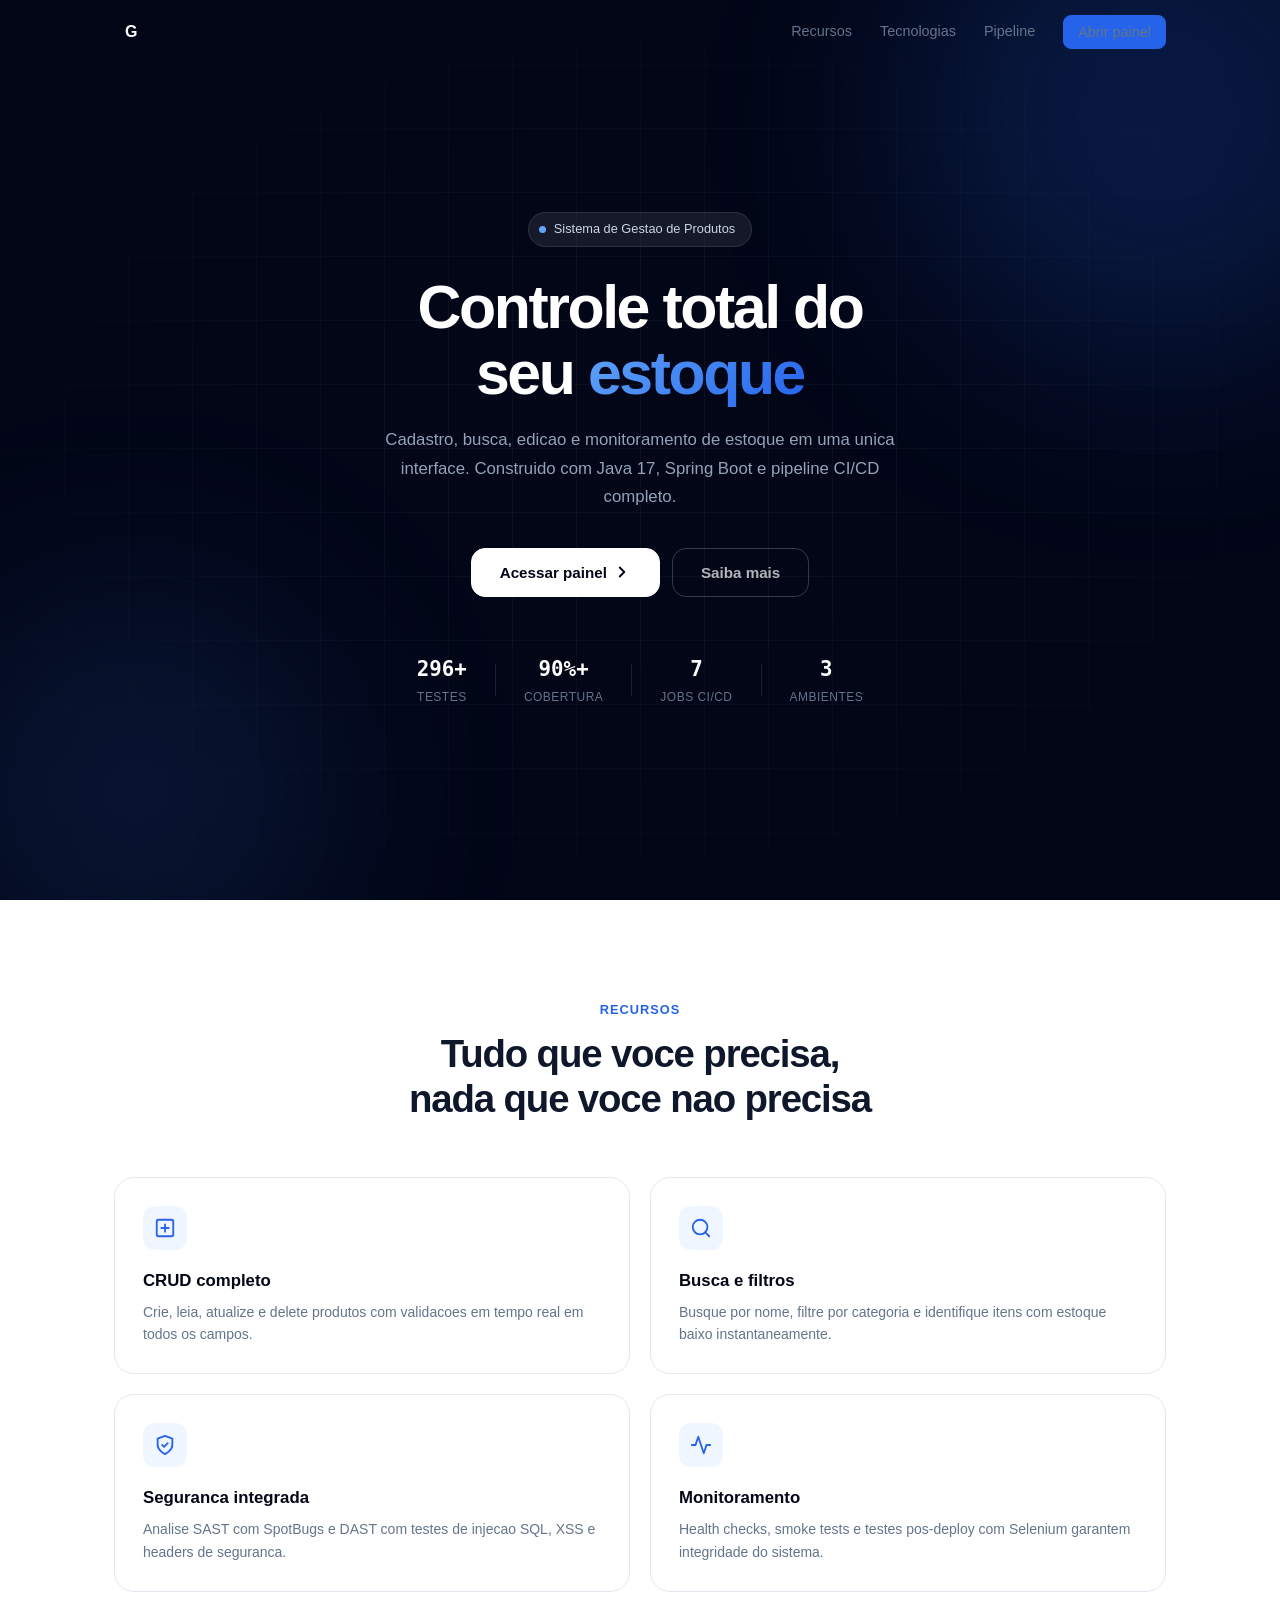
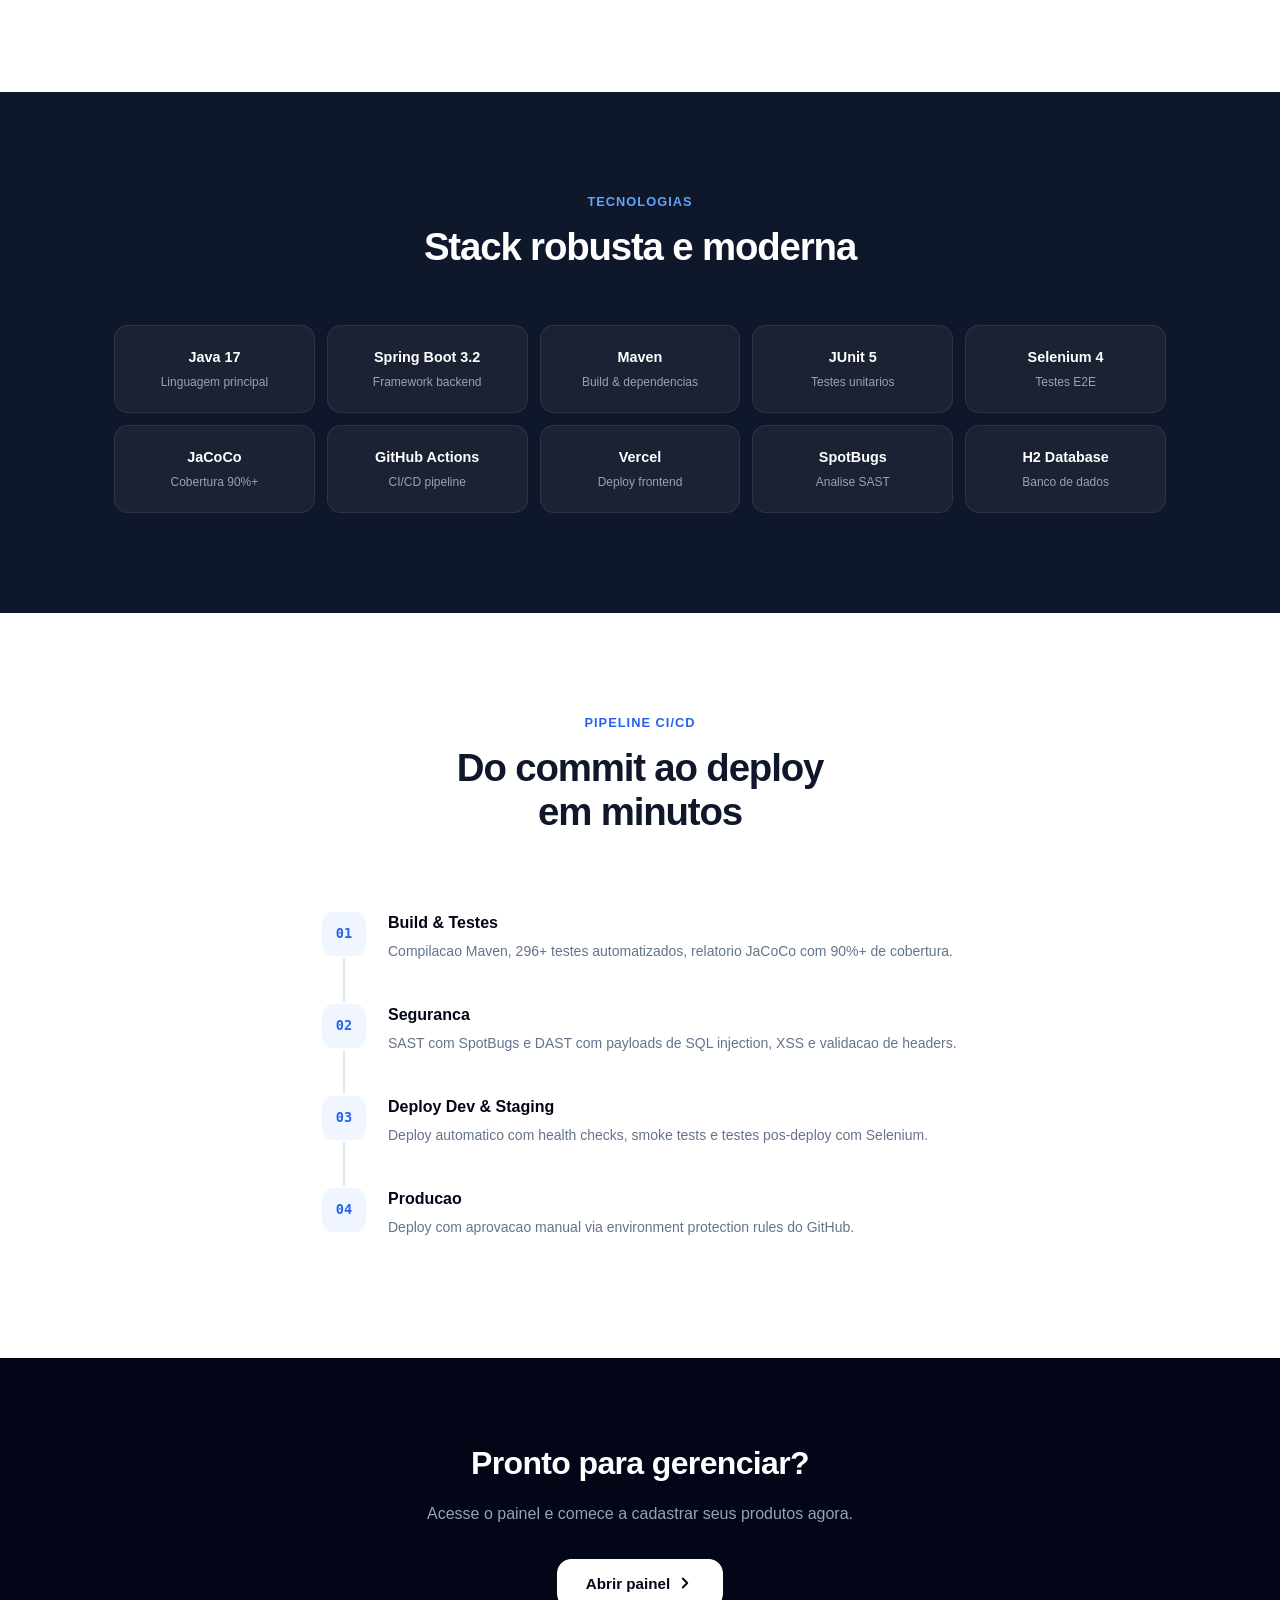
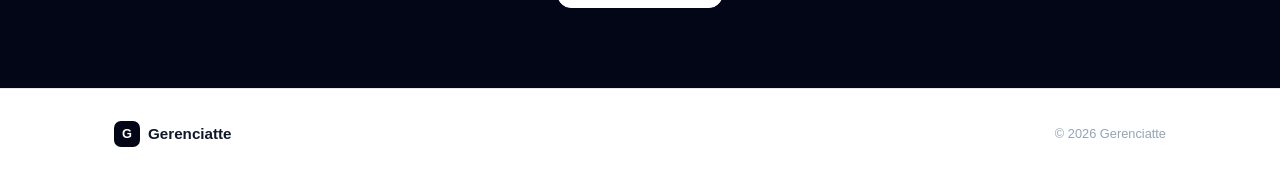
<file: src/main/resources/static/index.html>
<!DOCTYPE html>
<html lang="pt-BR">
<head>
    <meta charset="UTF-8">
    <meta name="viewport" content="width=device-width, initial-scale=1.0">
    <title>Gerenciatte</title>
    <link rel="stylesheet" href="styles.css">
</head>
<body>
    <nav class="navbar">
        <div class="nav-container">
            <a href="index.html" class="nav-logo">
                <div class="logo-mark">G</div>
                <span>Gerenciatte</span>
            </a>
            <div class="nav-links" id="navLinks">
                <a href="#features">Recursos</a>
                <a href="#stack">Tecnologias</a>
                <a href="#pipeline">Pipeline</a>
                <a href="app.html" class="btn btn-primary btn-sm">Abrir painel</a>
            </div>
            <button class="nav-toggle" id="navToggle" aria-label="Menu">
                <span></span><span></span><span></span>
            </button>
        </div>
    </nav>

    <!-- Hero -->
    <section class="hero">
        <div class="hero-glow hero-glow-1"></div>
        <div class="hero-glow hero-glow-2"></div>
        <div class="hero-grid-bg"></div>
        <div class="hero-inner">
            <div class="hero-pill">
                <span class="pill-dot"></span>
                Sistema de Gestao de Produtos
            </div>
            <h1>Controle total do<br>seu <span class="gradient-text">estoque</span></h1>
            <p class="hero-sub">
                Cadastro, busca, edicao e monitoramento de estoque em uma unica interface.
                Construido com Java 17, Spring Boot e pipeline CI/CD completo.
            </p>
            <div class="hero-cta">
                <a href="app.html" class="btn btn-white btn-lg">
                    Acessar painel
                    <svg width="18" height="18" fill="none" stroke="currentColor" stroke-width="2.5" stroke-linecap="round" stroke-linejoin="round" viewBox="0 0 24 24"><path d="m9 18 6-6-6-6"/></svg>
                </a>
                <a href="#features" class="btn btn-ghost-light btn-lg">Saiba mais</a>
            </div>
            <div class="hero-metrics">
                <div class="metric">
                    <strong>296+</strong>
                    <span>Testes</span>
                </div>
                <div class="metric-sep"></div>
                <div class="metric">
                    <strong>90%+</strong>
                    <span>Cobertura</span>
                </div>
                <div class="metric-sep"></div>
                <div class="metric">
                    <strong>7</strong>
                    <span>Jobs CI/CD</span>
                </div>
                <div class="metric-sep"></div>
                <div class="metric">
                    <strong>3</strong>
                    <span>Ambientes</span>
                </div>
            </div>
        </div>
    </section>

    <!-- Features -->
    <section class="section" id="features">
        <div class="container">
            <div class="section-label">Recursos</div>
            <h2 class="section-title">Tudo que voce precisa,<br>nada que voce nao precisa</h2>
            <div class="features-grid">
                <div class="feat-card">
                    <div class="feat-icon">
                        <svg width="22" height="22" fill="none" stroke="currentColor" stroke-width="2" stroke-linecap="round" stroke-linejoin="round" viewBox="0 0 24 24"><rect x="3" y="3" width="18" height="18" rx="2"/><path d="M12 8v8"/><path d="M8 12h8"/></svg>
                    </div>
                    <h3>CRUD completo</h3>
                    <p>Crie, leia, atualize e delete produtos com validacoes em tempo real em todos os campos.</p>
                </div>
                <div class="feat-card">
                    <div class="feat-icon">
                        <svg width="22" height="22" fill="none" stroke="currentColor" stroke-width="2" stroke-linecap="round" stroke-linejoin="round" viewBox="0 0 24 24"><circle cx="11" cy="11" r="8"/><path d="m21 21-4.3-4.3"/></svg>
                    </div>
                    <h3>Busca e filtros</h3>
                    <p>Busque por nome, filtre por categoria e identifique itens com estoque baixo instantaneamente.</p>
                </div>
                <div class="feat-card">
                    <div class="feat-icon">
                        <svg width="22" height="22" fill="none" stroke="currentColor" stroke-width="2" stroke-linecap="round" stroke-linejoin="round" viewBox="0 0 24 24"><path d="M12 22s8-4 8-10V5l-8-3-8 3v7c0 6 8 10 8 10"/><path d="m9 12 2 2 4-4"/></svg>
                    </div>
                    <h3>Seguranca integrada</h3>
                    <p>Analise SAST com SpotBugs e DAST com testes de injecao SQL, XSS e headers de seguranca.</p>
                </div>
                <div class="feat-card">
                    <div class="feat-icon">
                        <svg width="22" height="22" fill="none" stroke="currentColor" stroke-width="2" stroke-linecap="round" stroke-linejoin="round" viewBox="0 0 24 24"><path d="M22 12h-4l-3 9L9 3l-3 9H2"/></svg>
                    </div>
                    <h3>Monitoramento</h3>
                    <p>Health checks, smoke tests e testes pos-deploy com Selenium garantem integridade do sistema.</p>
                </div>
            </div>
        </div>
    </section>

    <!-- Tech Stack -->
    <section class="section section-dark" id="stack">
        <div class="container">
            <div class="section-label section-label-light">Tecnologias</div>
            <h2 class="section-title section-title-light">Stack robusta e moderna</h2>
            <div class="stack-grid">
                <div class="stack-item">
                    <div class="stack-name">Java 17</div>
                    <div class="stack-desc">Linguagem principal</div>
                </div>
                <div class="stack-item">
                    <div class="stack-name">Spring Boot 3.2</div>
                    <div class="stack-desc">Framework backend</div>
                </div>
                <div class="stack-item">
                    <div class="stack-name">Maven</div>
                    <div class="stack-desc">Build & dependencias</div>
                </div>
                <div class="stack-item">
                    <div class="stack-name">JUnit 5</div>
                    <div class="stack-desc">Testes unitarios</div>
                </div>
                <div class="stack-item">
                    <div class="stack-name">Selenium 4</div>
                    <div class="stack-desc">Testes E2E</div>
                </div>
                <div class="stack-item">
                    <div class="stack-name">JaCoCo</div>
                    <div class="stack-desc">Cobertura 90%+</div>
                </div>
                <div class="stack-item">
                    <div class="stack-name">GitHub Actions</div>
                    <div class="stack-desc">CI/CD pipeline</div>
                </div>
                <div class="stack-item">
                    <div class="stack-name">Vercel</div>
                    <div class="stack-desc">Deploy frontend</div>
                </div>
                <div class="stack-item">
                    <div class="stack-name">SpotBugs</div>
                    <div class="stack-desc">Analise SAST</div>
                </div>
                <div class="stack-item">
                    <div class="stack-name">H2 Database</div>
                    <div class="stack-desc">Banco de dados</div>
                </div>
            </div>
        </div>
    </section>

    <!-- Pipeline -->
    <section class="section" id="pipeline">
        <div class="container">
            <div class="section-label">Pipeline CI/CD</div>
            <h2 class="section-title">Do commit ao deploy<br>em minutos</h2>
            <div class="pipeline">
                <div class="pipe-step">
                    <div class="pipe-num">01</div>
                    <div class="pipe-info">
                        <h4>Build & Testes</h4>
                        <p>Compilacao Maven, 296+ testes automatizados, relatorio JaCoCo com 90%+ de cobertura.</p>
                    </div>
                </div>
                <div class="pipe-step">
                    <div class="pipe-num">02</div>
                    <div class="pipe-info">
                        <h4>Seguranca</h4>
                        <p>SAST com SpotBugs e DAST com payloads de SQL injection, XSS e validacao de headers.</p>
                    </div>
                </div>
                <div class="pipe-step">
                    <div class="pipe-num">03</div>
                    <div class="pipe-info">
                        <h4>Deploy Dev & Staging</h4>
                        <p>Deploy automatico com health checks, smoke tests e testes pos-deploy com Selenium.</p>
                    </div>
                </div>
                <div class="pipe-step">
                    <div class="pipe-num">04</div>
                    <div class="pipe-info">
                        <h4>Producao</h4>
                        <p>Deploy com aprovacao manual via environment protection rules do GitHub.</p>
                    </div>
                </div>
            </div>
        </div>
    </section>

    <!-- CTA -->
    <section class="section-cta">
        <div class="container">
            <h2>Pronto para gerenciar?</h2>
            <p>Acesse o painel e comece a cadastrar seus produtos agora.</p>
            <a href="app.html" class="btn btn-white btn-lg">
                Abrir painel
                <svg width="18" height="18" fill="none" stroke="currentColor" stroke-width="2.5" stroke-linecap="round" stroke-linejoin="round" viewBox="0 0 24 24"><path d="m9 18 6-6-6-6"/></svg>
            </a>
        </div>
    </section>

    <footer class="footer">
        <div class="container footer-inner">
            <div class="footer-brand">
                <div class="logo-mark logo-mark-sm">G</div>
                <span>Gerenciatte</span>
            </div>
            <p>&copy; 2026 Gerenciatte</p>
        </div>
    </footer>

    <script>
        const toggle = document.getElementById('navToggle');
        const links = document.getElementById('navLinks');
        toggle.addEventListener('click', () => {
            links.classList.toggle('open');
            toggle.classList.toggle('active');
        });
        document.querySelectorAll('a[href^="#"]').forEach(a => {
            a.addEventListener('click', e => {
                e.preventDefault();
                const t = document.querySelector(a.getAttribute('href'));
                if (t) t.scrollIntoView({ behavior: 'smooth', block: 'start' });
                links.classList.remove('open');
                toggle.classList.remove('active');
            });
        });
        // Navbar blur on scroll
        const nav = document.querySelector('.navbar');
        window.addEventListener('scroll', () => {
            nav.classList.toggle('scrolled', window.scrollY > 20);
        });
    </script>
</body>
</html>
</file>
<file: src/main/resources/static/styles.css>
/* ===========================
   Gerenciatte — Design System
   Black + White + Blue
   =========================== */
*,*::before,*::after{margin:0;padding:0;box-sizing:border-box}

:root{
  --white:#fff;
  --g50:#f8fafc;--g100:#f1f5f9;--g200:#e2e8f0;--g300:#cbd5e1;
  --g400:#94a3b8;--g500:#64748b;--g600:#475569;--g700:#334155;
  --g800:#1e293b;--g900:#0f172a;--black:#020617;

  --b50:#eff6ff;--b100:#dbeafe;--b200:#bfdbfe;
  --b400:#60a5fa;--b500:#3b82f6;--b600:#2563eb;--b700:#1d4ed8;

  --red:#ef4444;--red-d:#dc2626;
  --amber:#f59e0b;--amber-d:#d97706;

  --font:-apple-system,BlinkMacSystemFont,'Segoe UI',Roboto,'Helvetica Neue',Arial,sans-serif;
  --mono:'SF Mono',SFMono-Regular,ui-monospace,'DejaVu Sans Mono',Menlo,Consolas,monospace;
  --r:8px;--r-lg:14px;--r-xl:20px;
  --sh:0 1px 3px rgba(0,0,0,.06),0 1px 2px rgba(0,0,0,.04);
  --sh-md:0 4px 6px rgba(0,0,0,.06),0 2px 4px rgba(0,0,0,.04);
  --sh-lg:0 10px 30px rgba(0,0,0,.1);
  --ease:cubic-bezier(.4,0,.2,1);
}

html{scroll-behavior:smooth}
body{font-family:var(--font);color:var(--g900);background:var(--white);
  -webkit-font-smoothing:antialiased;-moz-osx-font-smoothing:grayscale;line-height:1.6}

.container{max-width:1100px;margin:0 auto;padding:0 24px}

/* ===========================
   Navbar
   =========================== */
.navbar{
  position:fixed;top:0;left:0;right:0;z-index:100;
  background:transparent;transition:all .3s var(--ease);
}
.navbar.scrolled{
  background:rgba(255,255,255,.88);backdrop-filter:blur(16px)saturate(180%);
  border-bottom:1px solid var(--g200);
}
.nav-container{
  max-width:1100px;margin:0 auto;padding:0 24px;
  height:64px;display:flex;align-items:center;justify-content:space-between;
}
.nav-logo{
  display:flex;align-items:center;gap:10px;
  text-decoration:none;color:var(--black);font-weight:700;font-size:1.1rem;
  letter-spacing:-.02em;
}
.logo-mark{
  width:34px;height:34px;background:var(--black);color:var(--white);
  border-radius:9px;display:grid;place-items:center;
  font-weight:800;font-size:1rem;
}
.logo-mark-sm{width:26px;height:26px;font-size:.8rem;border-radius:7px}
.nav-links{display:flex;align-items:center;gap:28px}
.nav-links a{
  text-decoration:none;color:var(--g500);font-size:.9rem;font-weight:500;
  transition:color .2s var(--ease);
}
.nav-links a:hover{color:var(--black)}
.nav-toggle{
  display:none;flex-direction:column;gap:5px;background:0;border:0;
  cursor:pointer;padding:4px;
}
.nav-toggle span{
  width:20px;height:2px;background:var(--g800);border-radius:2px;
  transition:all .3s var(--ease);
}
.nav-toggle.active span:nth-child(1){transform:translateY(7px)rotate(45deg)}
.nav-toggle.active span:nth-child(2){opacity:0}
.nav-toggle.active span:nth-child(3){transform:translateY(-7px)rotate(-45deg)}

/* ===========================
   Buttons
   =========================== */
.btn{
  display:inline-flex;align-items:center;justify-content:center;gap:6px;
  padding:9px 18px;border-radius:var(--r);font-size:.875rem;font-weight:600;
  font-family:var(--font);cursor:pointer;border:1px solid transparent;
  text-decoration:none;transition:all .2s var(--ease);line-height:1.4;
}
.btn:disabled{opacity:.45;cursor:not-allowed}
.btn-sm{padding:6px 14px;font-size:.8125rem}
.btn-lg{padding:13px 28px;font-size:.95rem;border-radius:var(--r-lg)}

.btn-primary{background:var(--b600);color:#fff;border-color:var(--b600)}
.btn-primary:hover:not(:disabled){background:var(--b700);border-color:var(--b700);box-shadow:0 4px 14px rgba(37,99,235,.4)}

.btn-ghost{background:0;color:var(--g600);border-color:transparent}
.btn-ghost:hover:not(:disabled){background:var(--g100);color:var(--g900)}

.btn-outline-warn{background:0;color:var(--amber-d);border-color:var(--amber)}
.btn-outline-warn:hover:not(:disabled){background:#fffbeb}

.btn-danger{background:var(--red);color:var(--white);border-color:var(--red)}
.btn-danger:hover:not(:disabled){background:var(--red-d);box-shadow:0 4px 14px rgba(239,68,68,.35)}

.btn-white{background:var(--white);color:var(--black);border-color:var(--white);font-weight:700}
.btn-white:hover:not(:disabled){background:var(--g100);box-shadow:0 8px 24px rgba(255,255,255,.2)}

.btn-ghost-light{background:0;color:rgba(255,255,255,.7);border:1px solid rgba(255,255,255,.2)}
.btn-ghost-light:hover:not(:disabled){color:var(--white);background:rgba(255,255,255,.1);border-color:rgba(255,255,255,.35)}

/* legacy compat for app.js */
.btn-secondary{background:var(--white);color:var(--g700);border-color:var(--g300)}
.btn-secondary:hover:not(:disabled){background:var(--g50)}
.btn-success,.btn-search{background:var(--b600);color:#fff}
.btn-success:hover:not(:disabled),.btn-search:hover:not(:disabled){background:var(--b700)}
.btn-warning{background:var(--amber);color:var(--white)}
.btn-warning:hover:not(:disabled){background:var(--amber-d)}
.btn-info{background:var(--g800);color:var(--white)}
.btn-info:hover:not(:disabled){background:var(--black)}

/* ===========================
   Hero
   =========================== */
.hero{
  position:relative;min-height:100vh;display:flex;align-items:center;
  justify-content:center;padding:100px 24px 80px;overflow:hidden;
  background:var(--black);color:var(--white);
}
.hero-grid-bg{
  position:absolute;inset:0;
  background-image:
    linear-gradient(rgba(255,255,255,.04) 1px,transparent 1px),
    linear-gradient(90deg,rgba(255,255,255,.04) 1px,transparent 1px);
  background-size:64px 64px;
  mask-image:radial-gradient(ellipse 60% 60% at 50% 50%,black 30%,transparent 100%);
}
.hero-glow{position:absolute;border-radius:50%;filter:blur(100px);pointer-events:none}
.hero-glow-1{width:500px;height:500px;top:-15%;right:-10%;background:rgba(37,99,235,.2)}
.hero-glow-2{width:400px;height:400px;bottom:-10%;left:-5%;background:rgba(59,130,246,.12)}

.hero-inner{position:relative;z-index:1;max-width:700px;text-align:center}

.hero-pill{
  display:inline-flex;align-items:center;gap:8px;
  padding:6px 16px 6px 10px;border-radius:100px;
  background:rgba(255,255,255,.08);border:1px solid rgba(255,255,255,.1);
  font-size:.8rem;font-weight:500;color:var(--g300);margin-bottom:28px;
}
.pill-dot{width:7px;height:7px;border-radius:50%;background:var(--b400);flex-shrink:0}

.hero h1{
  font-size:clamp(2.2rem,5.5vw,3.8rem);font-weight:800;
  line-height:1.08;letter-spacing:-.04em;margin-bottom:20px;
}
.gradient-text{
  background:linear-gradient(135deg,var(--b400),var(--b600));
  -webkit-background-clip:text;-webkit-text-fill-color:transparent;
  background-clip:text;
}

.hero-sub{
  font-size:1.05rem;color:var(--g400);line-height:1.7;
  max-width:520px;margin:0 auto 36px;
}

.hero-cta{display:flex;gap:12px;justify-content:center;flex-wrap:wrap;margin-bottom:56px}

.hero-metrics{
  display:flex;align-items:center;justify-content:center;gap:28px;flex-wrap:wrap;
}
.metric{display:flex;flex-direction:column;align-items:center;gap:2px}
.metric strong{font-size:1.3rem;font-weight:800;color:var(--white);font-family:var(--mono)}
.metric span{font-size:.75rem;color:var(--g500);font-weight:500;text-transform:uppercase;letter-spacing:.04em}
.metric-sep{width:1px;height:32px;background:rgba(255,255,255,.1)}

/* ===========================
   Sections
   =========================== */
.section{padding:100px 0}
.section-dark{background:var(--g900);color:var(--white)}

.section-label{
  font-size:.8rem;font-weight:700;text-transform:uppercase;letter-spacing:.08em;
  color:var(--b600);margin-bottom:12px;text-align:center;
}
.section-label-light{color:var(--b400)}

.section-title{
  font-size:clamp(1.6rem,3.5vw,2.4rem);font-weight:800;
  line-height:1.15;letter-spacing:-.03em;text-align:center;margin-bottom:56px;
}
.section-title-light{color:var(--white)}

/* Features */
.features-grid{display:grid;grid-template-columns:repeat(2,1fr);gap:20px}

.feat-card{
  padding:28px;border:1px solid var(--g200);border-radius:var(--r-xl);
  transition:all .3s var(--ease);background:var(--white);
}
.feat-card:hover{border-color:var(--b200);box-shadow:var(--sh-md);transform:translateY(-3px)}

.feat-icon{
  width:44px;height:44px;border-radius:12px;
  background:var(--b50);color:var(--b600);
  display:grid;place-items:center;margin-bottom:18px;
}
.feat-card h3{font-size:1.05rem;font-weight:700;color:var(--black);margin-bottom:6px}
.feat-card p{font-size:.875rem;color:var(--g500);line-height:1.6}

/* Stack */
.stack-grid{display:grid;grid-template-columns:repeat(5,1fr);gap:12px}
.stack-item{
  padding:20px 16px;border-radius:var(--r-lg);text-align:center;
  background:rgba(255,255,255,.05);border:1px solid rgba(255,255,255,.08);
  transition:all .3s var(--ease);
}
.stack-item:hover{background:rgba(255,255,255,.08);border-color:rgba(255,255,255,.14)}
.stack-name{font-size:.9rem;font-weight:700;color:var(--white);margin-bottom:4px}
.stack-desc{font-size:.75rem;color:var(--g400)}

/* Pipeline */
.pipeline{max-width:640px;margin:0 auto;display:flex;flex-direction:column;gap:0;position:relative}
.pipeline::before{
  content:'';position:absolute;left:23px;top:24px;bottom:24px;width:2px;
  background:var(--g200);
}
.pipe-step{
  display:flex;align-items:flex-start;gap:20px;padding:20px 0;position:relative;
}
.pipe-num{
  width:48px;height:48px;border-radius:14px;
  background:var(--b50);color:var(--b600);
  display:grid;place-items:center;font-weight:800;font-size:.85rem;
  font-family:var(--mono);flex-shrink:0;position:relative;z-index:1;
  border:2px solid var(--white);
}
.pipe-info h4{font-size:1rem;font-weight:700;color:var(--black);margin-bottom:4px}
.pipe-info p{font-size:.875rem;color:var(--g500);line-height:1.6}

/* CTA */
.section-cta{
  padding:80px 0;background:var(--black);color:var(--white);text-align:center;
}
.section-cta h2{
  font-size:clamp(1.5rem,3vw,2rem);font-weight:800;
  letter-spacing:-.02em;margin-bottom:12px;
}
.section-cta p{color:var(--g400);margin-bottom:32px;font-size:1rem}

/* Footer */
.footer{padding:32px 0;border-top:1px solid var(--g200)}
.footer-inner{display:flex;align-items:center;justify-content:space-between}
.footer-brand{display:flex;align-items:center;gap:8px;font-weight:700;font-size:.95rem}
.footer p{font-size:.8rem;color:var(--g400)}

/* ===========================
   App Page
   =========================== */
.app-body{background:var(--g50)}
.app-main{max-width:1100px;margin:0 auto;padding:84px 24px 40px}

.app-header{margin-bottom:28px}
.app-header h1{font-size:1.75rem;font-weight:800;letter-spacing:-.03em;color:var(--black)}
.app-header-sub{font-size:.9rem;color:var(--g500);margin-top:2px}

/* Stats */
.stats-row{display:grid;grid-template-columns:repeat(3,1fr);gap:16px;margin-bottom:24px}
.stat-card{
  background:var(--white);border:1px solid var(--g200);border-radius:var(--r-lg);
  padding:20px 24px;display:flex;flex-direction:column;gap:2px;
}
.stat-card-value{font-size:1.6rem;font-weight:800;color:var(--black);font-family:var(--mono)}
.stat-card-label{font-size:.8rem;color:var(--g500);font-weight:500}
.stat-card-warn .stat-card-value{color:var(--amber-d)}

/* Panel */
.panel{
  background:var(--white);border:1px solid var(--g200);
  border-radius:var(--r-xl);padding:28px;margin-bottom:20px;
}
.panel-head{
  display:flex;align-items:center;justify-content:space-between;
  margin-bottom:24px;padding-bottom:16px;border-bottom:1px solid var(--g100);
}
.panel-head h2{font-size:1.1rem;font-weight:700;color:var(--black)}

.count-badge{
  padding:4px 12px;background:var(--b50);color:var(--b600);
  border-radius:100px;font-size:.78rem;font-weight:600;
}

/* Form fields */
.field-row{display:grid;grid-template-columns:1fr 1fr;gap:16px}
.field{margin-bottom:16px}
.field label{
  display:block;margin-bottom:5px;font-weight:600;
  font-size:.8rem;color:var(--g600);
}
.field input,.field textarea{
  width:100%;padding:9px 13px;border:1px solid var(--g300);
  border-radius:var(--r);font-size:.875rem;font-family:var(--font);
  color:var(--g900);background:var(--white);transition:all .2s var(--ease);
}
.field input::placeholder,.field textarea::placeholder{color:var(--g400)}
.field input:focus,.field textarea:focus{
  outline:0;border-color:var(--b500);box-shadow:0 0 0 3px var(--b100);
}
.field input.invalid,.field textarea.invalid{
  border-color:var(--red);box-shadow:0 0 0 3px rgba(239,68,68,.1);
}
.error-message{display:none;color:var(--red);font-size:.78rem;margin-top:4px;font-weight:500}
.error-message.show{display:block}

.form-foot{display:flex;gap:10px;margin-top:4px}

/* legacy compat */
.form-group{margin-bottom:16px}
.form-group label{display:block;margin-bottom:5px;font-weight:600;font-size:.8rem;color:var(--g600)}
.form-group input,.form-group textarea{
  width:100%;padding:9px 13px;border:1px solid var(--g300);border-radius:var(--r);
  font-size:.875rem;font-family:var(--font);color:var(--g900);background:var(--white);
  transition:all .2s var(--ease);
}
.form-group input:focus,.form-group textarea:focus{outline:0;border-color:var(--b500);box-shadow:0 0 0 3px var(--b100)}
.form-group input.invalid,.form-group textarea.invalid{border-color:var(--red);box-shadow:0 0 0 3px rgba(239,68,68,.1)}
.form-row{display:grid;grid-template-columns:1fr 1fr;gap:16px}
.form-actions{display:flex;gap:10px;margin-top:4px}

/* Toolbar / Search */
.toolbar{display:flex;gap:12px;flex-wrap:wrap;align-items:center;margin-bottom:20px}
.search-bar{
  display:flex;align-items:center;gap:0;flex:1;min-width:260px;
  border:1px solid var(--g300);border-radius:var(--r);overflow:hidden;
  transition:border-color .2s var(--ease);
}
.search-bar:focus-within{border-color:var(--b500);box-shadow:0 0 0 3px var(--b100)}
.search-icon{margin-left:12px;color:var(--g400);flex-shrink:0}
.search-bar input{
  flex:1;padding:9px 12px;border:0;font-size:.875rem;font-family:var(--font);
  color:var(--g900);background:transparent;outline:0;
}
.search-bar input::placeholder{color:var(--g400)}
.search-bar .btn{border-radius:0;border:0;border-left:1px solid var(--g200);padding:9px 16px;background:var(--b600);color:#fff}
.search-bar .btn:hover{background:var(--b700)}
.toolbar-actions{display:flex;gap:8px}

/* Table */
.table-wrap{overflow-x:auto;margin:0 -28px;padding:0 28px}
table{width:100%;border-collapse:collapse}
thead th{
  padding:10px 14px;text-align:left;font-weight:600;font-size:.75rem;
  text-transform:uppercase;letter-spacing:.04em;color:var(--g400);
  border-bottom:1px solid var(--g200);background:var(--g50);
}
tbody tr{border-bottom:1px solid var(--g100);transition:background .15s var(--ease)}
tbody tr:hover{background:var(--b50)}
tbody td{padding:12px 14px;font-size:.875rem;color:var(--g600)}
tbody td strong{color:var(--g900);font-weight:600}
.low-stock{color:var(--amber-d);font-weight:700}
.action-buttons{display:flex;gap:6px}
.table-info{margin-bottom:12px;color:var(--g500);font-weight:600}

/* Empty */
.empty{text-align:center;padding:56px 20px;color:var(--g400)}
.empty svg{margin-bottom:16px;opacity:.5}
.empty-title{font-size:1rem;font-weight:600;color:var(--g600);margin-bottom:4px}
.empty-sub{font-size:.85rem;color:var(--g400)}

/* Alerts */
#alertContainer{position:fixed;top:76px;right:20px;z-index:1000;max-width:360px}
.alert{
  padding:12px 16px;margin-bottom:8px;border-radius:var(--r);
  box-shadow:var(--sh-lg);display:flex;align-items:center;gap:10px;
  animation:alertIn .3s var(--ease);font-size:.85rem;font-weight:500;
  background:var(--white);color:var(--g800);border:1px solid var(--g200);
}
@keyframes alertIn{from{transform:translateX(110%);opacity:0}to{transform:translateX(0);opacity:1}}
.alert-success{border-left:3px solid var(--b500)}
.alert-error{border-left:3px solid var(--red)}
.alert-warning{border-left:3px solid var(--amber)}
.alert-info{border-left:3px solid var(--g400)}

/* Modal */
.modal-overlay{
  display:none;position:fixed;z-index:2000;inset:0;
  background:rgba(0,0,0,.55);animation:fadeIn .2s var(--ease);
}
.modal-overlay.show{display:grid;place-items:center}
@keyframes fadeIn{from{opacity:0}to{opacity:1}}

.modal{
  background:var(--white);padding:32px;border-radius:var(--r-xl);
  box-shadow:var(--sh-lg);max-width:400px;width:90%;
  animation:modalUp .3s var(--ease);text-align:center;
}
@keyframes modalUp{from{transform:translateY(16px);opacity:0}to{transform:translateY(0);opacity:1}}

.modal-icon{
  width:52px;height:52px;border-radius:50%;
  background:rgba(239,68,68,.08);color:var(--red);
  display:grid;place-items:center;margin:0 auto 16px;
}
.modal h3{font-size:1.1rem;font-weight:700;color:var(--black);margin-bottom:8px}
.modal p{font-size:.875rem;color:var(--g500);margin-bottom:24px;line-height:1.5}
.modal-btns{display:flex;gap:10px;justify-content:center}

/* legacy modal compat */
.modal-content{
  background:var(--white);padding:32px;border-radius:var(--r-xl);
  box-shadow:var(--sh-lg);max-width:400px;width:90%;text-align:center;
}
.modal-content h3{font-size:1.1rem;font-weight:700;margin-bottom:8px}
.modal-content p{font-size:.875rem;color:var(--g500);margin-bottom:24px}
.modal-actions{display:flex;gap:10px;justify-content:center}

/* App footer */
.app-foot{text-align:center;padding:24px;color:var(--g400);font-size:.8rem}

/* Spinner */
.loading{opacity:.5;pointer-events:none}
.spinner{
  display:inline-block;width:16px;height:16px;
  border:2px solid rgba(255,255,255,.3);border-radius:50%;
  border-top-color:#fff;animation:spin .7s linear infinite;
}
@keyframes spin{to{transform:rotate(360deg)}}

/* ===========================
   Responsive
   =========================== */
@media(max-width:768px){
  .nav-links{
    display:none;position:absolute;top:64px;left:0;right:0;
    background:var(--white);border-bottom:1px solid var(--g200);
    flex-direction:column;padding:16px 24px;gap:14px;box-shadow:var(--sh-md);
  }
  .nav-links.open{display:flex}
  .nav-toggle{display:flex}

  .hero h1{font-size:2rem}
  .hero-metrics{gap:16px}
  .metric-sep{width:32px;height:1px}

  .features-grid{grid-template-columns:1fr}
  .stack-grid{grid-template-columns:repeat(2,1fr)}

  .pipeline::before{left:23px}

  .field-row,.form-row{grid-template-columns:1fr}
  .stats-row{grid-template-columns:1fr}
  .toolbar{flex-direction:column}
  .search-bar{min-width:100%}
  .toolbar-actions{width:100%}
  .toolbar-actions .btn{flex:1}
  .action-buttons{flex-direction:column}
  .panel{padding:20px}
  .table-wrap{margin:0 -20px;padding:0 20px}
  thead th,tbody td{padding:10px 12px}

  .footer-inner{flex-direction:column;gap:8px;text-align:center}
}

@media(max-width:480px){
  .hero{padding:90px 16px 60px}
  .hero h1{font-size:1.7rem}
  .hero-cta{flex-direction:column;align-items:center}
  .btn-lg{width:100%}
  .stack-grid{grid-template-columns:1fr}
}
</file>
